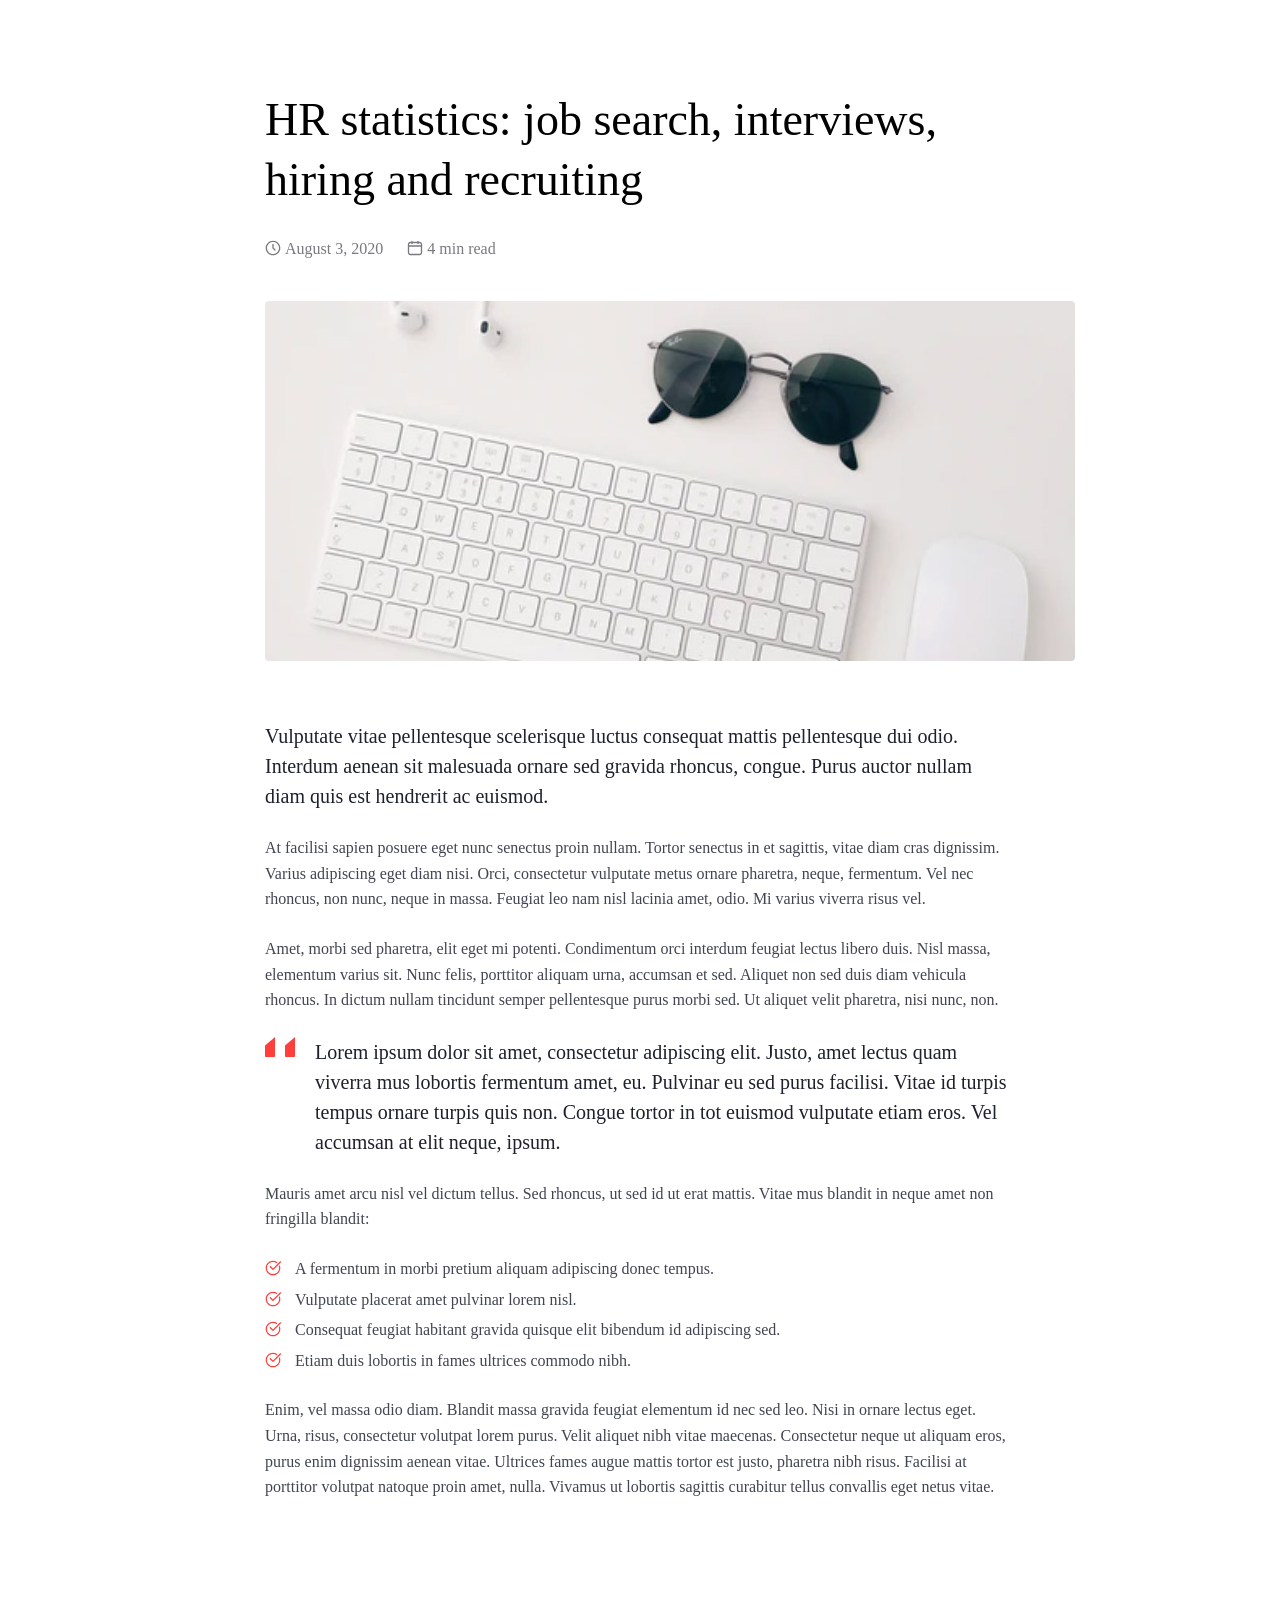
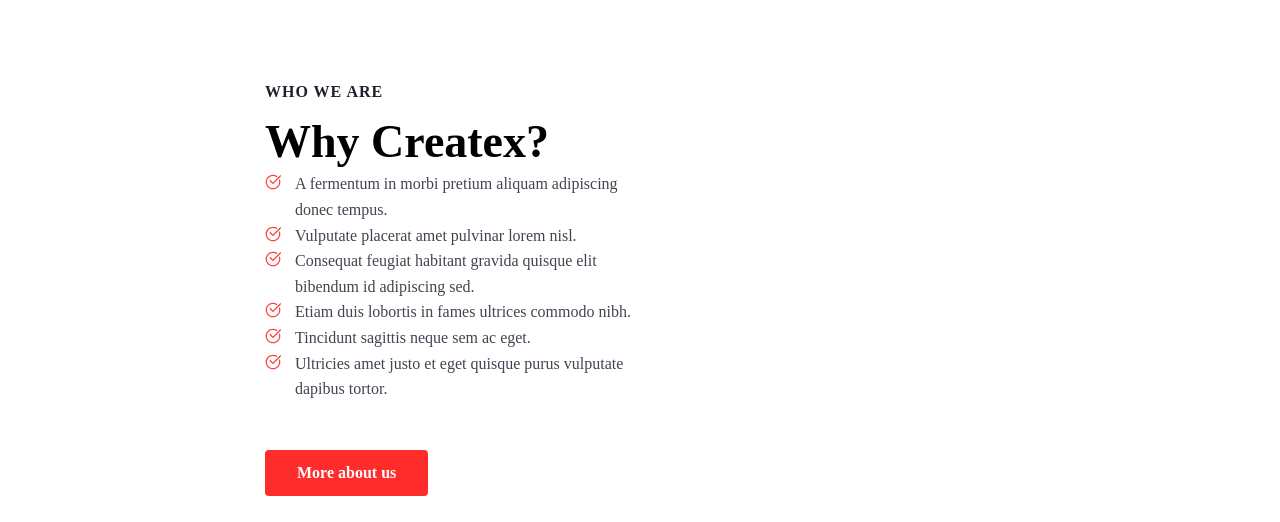
<file: index.html>
<!DOCTYPE html>
<html lang="ru">
	<head>
		<meta charset="UTF-8">
		<meta http-equiv="X-UA-Compatible" content="IE=edge">
		<meta name="viewport" content="width=device-width, initial-scale=1.0">
		<link rel="stylesheet" href="css/style.css">
		<title>Lesson 7</title>
	</head>
	<body>
		<div class="wrapper">
			<header></header>
			<main>
				<div class="statistics__job">
					<div class="job__container container">
						<h1 class="job__title">HR statistics: job search,  interviews, hiring and recruiting</h1>
						<div class="job__text-top">
							<p><span class="right">August 3, 2020</span> <span class="left">4 min read</span></p>
						</div>
						<div class="job__image"><img src="img/image.svg" alt=""></div>
						<div class="job__text-middle">
							<p class="thick__text">Vulputate vitae pellentesque scelerisque luctus consequat mattis pellentesque dui odio. Interdum aenean sit malesuada ornare sed gravida rhoncus, congue. Purus auctor nullam diam quis est hendrerit ac euismod.
							 </p>
							<p>At facilisi sapien posuere eget nunc senectus proin nullam. Tortor senectus in et sagittis, vitae diam cras dignissim. Varius adipiscing eget diam nisi. Orci, consectetur vulputate metus ornare pharetra, neque, fermentum. Vel nec rhoncus, non nunc, neque in massa. Feugiat leo nam nisl lacinia amet, odio. Mi varius viverra risus vel.</p>
							<p>Amet, morbi sed pharetra, elit eget mi potenti. Condimentum orci interdum feugiat lectus libero duis. Nisl massa, elementum varius sit. Nunc felis, porttitor aliquam urna, accumsan et sed. Aliquet non sed duis diam vehicula rhoncus. In dictum nullam tincidunt semper pellentesque purus morbi sed. Ut aliquet velit pharetra, nisi nunc, non.</p>
							<p
							class="thick__text-bg">Lorem ipsum dolor sit amet, consectetur adipiscing elit. Justo, amet lectus quam viverra mus lobortis fermentum amet, eu. Pulvinar eu sed purus  facilisi. Vitae id turpis tempus ornare turpis quis non. Congue tortor in tot euismod vulputate etiam eros. Vel accumsan at elit neque, ipsum.</p>
							<p>Mauris amet arcu nisl vel dictum tellus. Sed rhoncus, ut sed id ut erat mattis. Vitae mus blandit in neque amet non fringilla blandit:</p>
						</div>
						<ul class="job__menu">
							<li class="menu">A fermentum in morbi pretium aliquam adipiscing donec tempus.</li>
							<li class="menu">Vulputate placerat amet pulvinar lorem nisl.</li>
							<li class="menu">Consequat feugiat habitant gravida quisque elit bibendum id adipiscing sed.</li>
							<li class="menu">Etiam duis lobortis in fames ultrices commodo nibh.</li>
						</ul>
						<div class="job__text-buttom">
							<p>Enim, vel massa odio diam. Blandit massa gravida feugiat elementum id nec sed leo. Nisi in ornare lectus eget. Urna, risus, consectetur volutpat lorem purus. Velit aliquet nibh vitae maecenas. Consectetur neque ut aliquam eros, purus enim dignissim aenean vitae. Ultrices fames augue mattis tortor est justo, pharetra nibh risus. Facilisi at porttitor volutpat natoque proin amet, nulla. Vivamus ut lobortis sagittis curabitur tellus convallis eget netus vitae.</p>
						</div>
					</div>
				</div>
				<div class="why__createx">
					<div class="why__container container">
						<div class="why__body">
					 <div class="why__text-top">Who we are</div>
					 <h2 class="why__title">Why Createx?</h2>
					 <ul class="why__menu">
						 <li class="menu">A fermentum in morbi pretium aliquam adipiscing donec tempus.</li>
						 <li class="menu">Vulputate placerat amet pulvinar lorem nisl.</li>
						 <li class="menu">Consequat feugiat habitant gravida quisque elit bibendum id adipiscing sed.</li>
						 <li class="menu">Etiam duis lobortis in fames ultrices commodo nibh.</li>
						 <li class="menu">Tincidunt sagittis neque sem ac eget.</li>
						 <li class="menu">Ultricies amet justo et eget quisque purus vulputate dapibus tortor.</li>
					 </ul>
					</div>
					<div class="why__btn">
						<a class="buttom" href="#">More about us</a>
					</div>
					</div>
				</div>
			</main>
			<footer></footer>
		</div>
	</body>
</html>
</file>
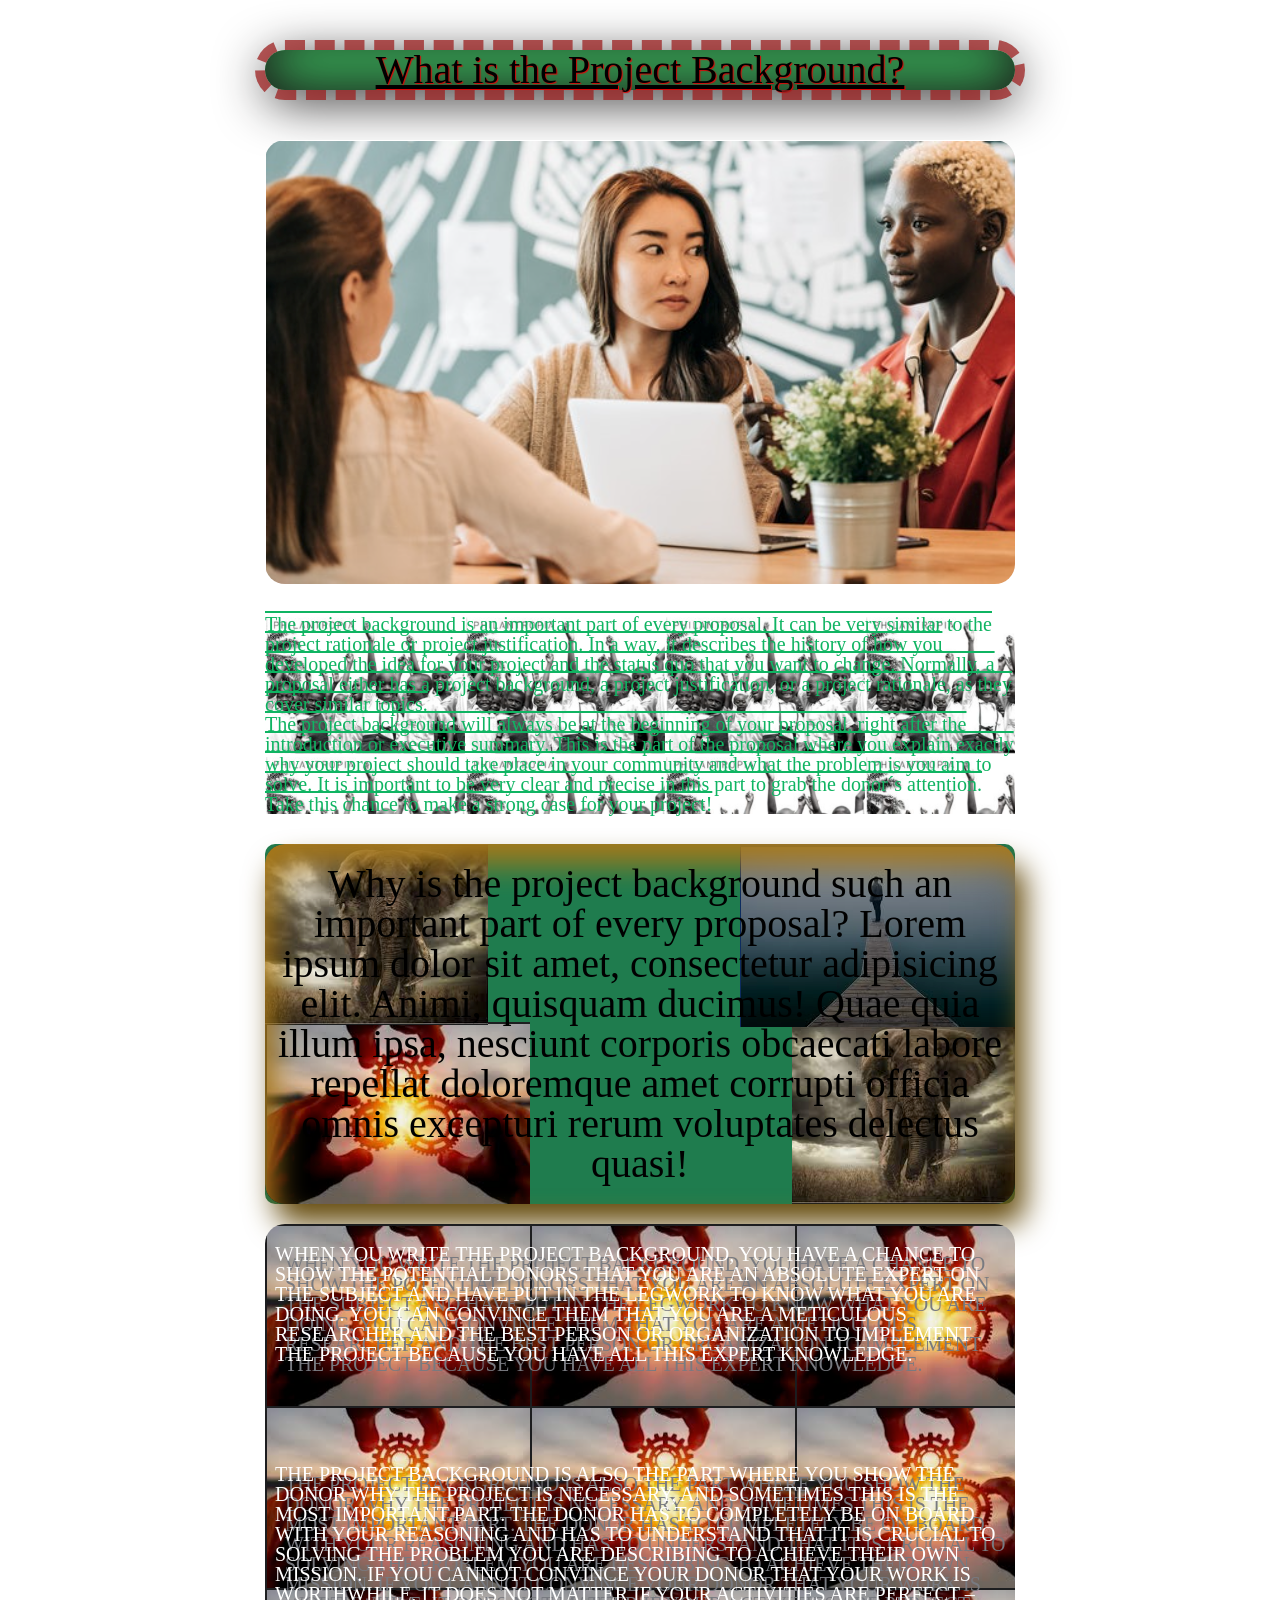
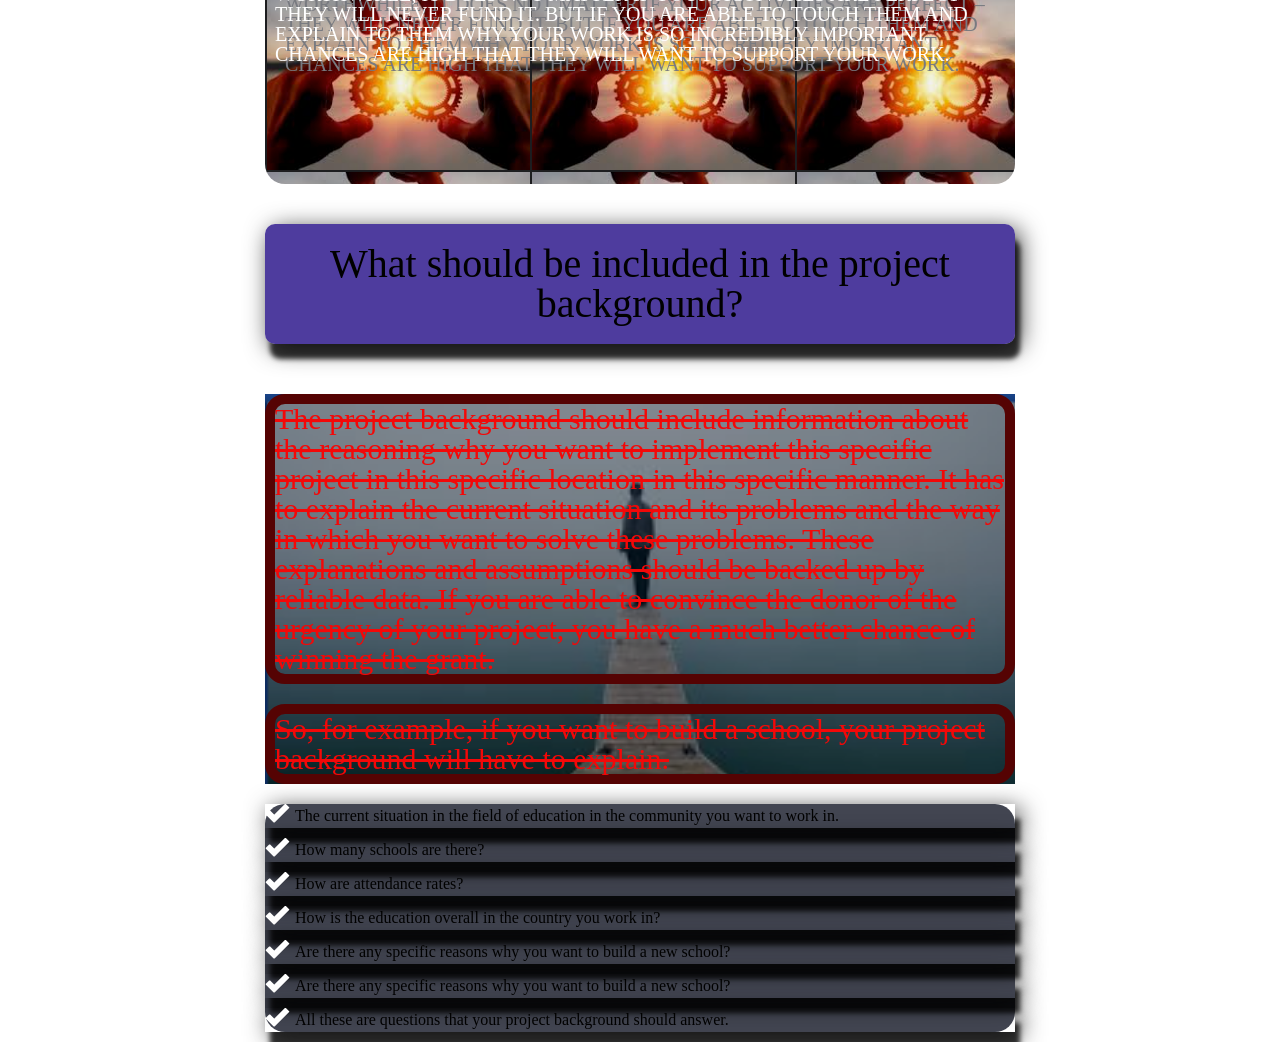
<file: index_2.html>
<!DOCTYPE html>
<html lang="ru">
	<head>
		<meta charset="UTF-8">
		<meta http-equiv="X-UA-Compatible" content="IE=edge">
		<meta name="viewport" content="width=device-width, initial-scale=1.0">
		<link rel="stylesheet" href="css/style.css">
		<title>Lesson 7</title>
	</head>
	<body>
		<div class="wrapper">
			<header></header>
			<main>
				<div class="what__bg">
					<div class="what__container container">
						<h1 class="what__title title">What is the Project Background?</h1>
						<div class="what__image"><img src="img/what/Снимок экрана 2022-02-13 в 00.12.34.png" alt=""></div>
						<div class="what__text-top">
							<p>The project background is an important part of every proposal. It can be very similar to the project rationale or project justification. In a way, it describes the history of how you developed the idea for your project and the status quo that you want to change. Normally, a proposal either has a project background, a project justification, or a project rationale, as they cover similar topics.
                     </p>
							<p>The project background will always be at the beginning of your proposal, right after the introduction or executive summary. This is the part of the proposal where you explain exactly why your project should take place in your community and what the problem is you aim to solve. It is important to be very clear and precise in this part to grab the donor´s attention. Take this chance to make a strong case for your project!
                     </p>                
						</div>
						<div class="wath__is">
					    <h2 class="is__title title">Why is the project background such an important part of every proposal?
							 Lorem ipsum dolor sit amet, consectetur adipisicing elit. Animi, quisquam ducimus! Quae quia illum ipsa, nesciunt corporis obcaecati labore repellat doloremque amet corrupti officia omnis excepturi rerum voluptates delectus quasi! </h2>	
               </div>
					<div class="is__text-plain">
						<p>When you write the project background, you have a chance to show the potential donors that you are an absolute expert on the subject and have put in the legwork to know what you are doing. You can convince them that you are a meticulous researcher and the best person or organization to implement the project because you have all this expert knowledge.  
                  </p>
						<p>The project background is also the part where you show the donor why the project is necessary, and sometimes this is the most important part. The donor has to completely be on board with your reasoning and has to understand that it is crucial to solving the problem you are describing to achieve their own mission. If you cannot convince your donor that your work is worthwhile, it does not matter if your activities are perfect – they will never fund it. But if you are able to touch them and explain to them why your work is so incredibly important, chances are high that they will want to support your work.
                  </p>
					</div>
					<div class="what__should">
						<h2 class="should__title title">What should be included in the project background?</h2>     
						<div class="should__text-buttom">
							<p>The project background should include information about the reasoning why you want to implement this specific project in this specific location in this specific manner. It has to explain the current situation and its problems and the way in which you want to solve these problems. These explanations and assumptions should be backed up by reliable data. If you are able to convince the donor of the urgency of your project, you have a much better chance of winning the grant.
	                  </p>
							<p>So, for example, if you want to build a school, your project background will have to explain.
	                  </p>
						</div>
						<ul class="should__menu">
							<li class="list">The current situation in the field of education in the community you want to work in.
                     </li>
							<li class="list">How many schools are there?
                     </li>
							<li class="list">How are attendance rates?
                     </li>
							<li class="list">How is the education overall in the country you work in?
                     </li>
							<li class="list">Are there any specific reasons why you want to build a new school?
                     </li>
							<li class="list">Are there any specific reasons why you want to build a new school?
                     </li>
							<li class="list">All these are questions that your project background should answer.
                     </li>
						</ul>
					</div>
					</div>
				</div>
			</main>
			<footer></footer>
		</div>
	</body>
</html>
</file>
<file: css/style.css>
/* &display=swap */
@import "null.css";
@import "null.css";@import url(https://fonts.googleapis.com/css?family=Lato:400,700,900&display=swap);
/* ==================wrapper============================= */
.wrapper {
	min-height: 100%;
	overflow: hidden;
}
/* ==================statistics__job========================= */
.statistics__job {
	padding-top: 90px;
}
.job__container {}
.container {
	max-width: 780px;
	margin: 0px auto;
	padding: 0px 15px;
}
.job__title {
	font-size: 46px;
	line-height: 130%;
}
.job__text-top {
	padding: 26px 0px 40px 0px;
  display: inline-block;
  font-size: 16px;
  line-height: 160%;
  color: #787A80;
}
.right {
	background: url("../img/1/Union.svg") left top/ auto no-repeat;
	padding: 0px 0px 0px 20px;
}
.left {
	background: url("../img/1/Calendar.svg") left top/auto no-repeat;
	padding-left: 20px;
	margin-left: 20px;
}
.job__image {
	margin: 0px 0px 60px 0px;
}
.job__text-middle {
	font-size: 16px;
	line-height: 160%;
	color: #424551;
}
.job__text-middle p {
  margin-bottom: 24px;
}
.thick__text {
	font-size: 20px;
	line-height: 150%;
	color: #1E212C;
}
.thick__text-bg {
	font-size: 20px;
	line-height: 150%;
	color: #1E212C;
	background: url('../img/1/Quotation/Rectangle 268.svg') 0 0 /auto no-repeat,url('../img/1/Quotation/Rectangle 268.svg') 20px 0 no-repeat;
	padding: 0px 0px 0px 50px;
}
.job__menu {
  font-size: 16px;
  line-height: 160%;
  color: #424551;
}
.job__menu li {
  background: url("../img/1/Vector 111.svg") 0 4px /16px no-repeat;
  min-height: 16px;
  padding: 0px 0px 0px 30px;
  margin: 0px 0px 5px 0px;
}
.job__text-buttom {
	margin: 24px 0px 0px 0px;
	color: #424551;
	line-height: 160%;
}
/* =================why===================== */
.why__createx {
	padding: 180px 0px 0px 0px;
}
.why__container {
}
.why__body {
	max-width: 390px;
}
.why__text-top {
	margin: 0px 0px 8px 0px;
	letter-spacing: 1px;
	text-transform: uppercase;
	font-size: 16px;
	line-height: 150%;
	color: #1E212C;
	font-weight: 700;
}
.why__title {
	font-size: 46px;
	line-height: 130%;
   font-weight: 900;	
}
.why__menu {
	line-height: 160%;
	color: #424551;
	margin: 0px 0px 48px 0px;
}
.menu {
		background: url("../img/1/Vector\ 111.svg") 0 3px no-repeat;
		padding: 0px 0px 0px 30px;
}
.why__btn {
	margin: 0px 0px 26px 0px;
	border-radius: 4px;
	display: inline-block;
	font-weight: 700;
	padding: 15px 32px ;
	background-color: rgba(255, 0, 0, 0.829)	;
}
.buttom {
	color: #fff;
}
/* =================index_2==================== */
.wrapper {
	overflow: hidden;
	min-height: 100%;
}
.what__bg {
}
.what__container {
}
.container {}
.what__title {
	text-shadow: 1px 1px 1px rgb(218, 8, 8);
	margin: 50px 0px ;
	border-radius: 20px;
	background-color: #0ccc42c7;
	text-align: center;
	padding: px 0px;
	 box-shadow: 1px 10px 51px  rgb(26, 24, 24), inset 1px -10px 51px  rgb(26, 24, 24);
	 outline: 10px dashed rgba(156, 29, 29, 0.733);
	 text-decoration: underline;
}
.title {
	text-align: center;
	font-size: 40px;
}
.what__image {
	margin-bottom: 30px;
	overflow: hidden;
	border-radius: 20px;
}
.what__text-top {
	color: #0fb462;
   margin-bottom: 30px;
	background: url('../img/what/2.png') 0 0/ 200px auto;
	text-decoration: overline;
	font-size: 20px;
}
.wath__is {
	border-radius: 10px;
	background-color: #1f7c4e;
	
}
.is__title {
	background: url('../img/what/3.png') 0 0 no-repeat,url('../img/what/4.png') top right no-repeat,url('../img/what/5.png') bottom left no-repeat,url('../img/what/3.png') bottom right no-repeat;
	box-shadow: inset 10px 20px 30px rgb(168, 121, 26), 10px 20px 30px rgb(102, 76, 14);
	border-radius: 20px;
	margin: 0px 0px 20px 0px;
	overflow: auto;
	padding: 20px 0px;
}
.is__text-plain {
	margin-bottom: 40px;
	padding: 20px 0px;
	border-radius: 20px;
	font-size: 20px;
	background-color: #1E212C;
	color: #fff;
	background: url("../img/what/5.png");
	text-transform: uppercase;
	text-shadow: 10px 10px #787A80;
}
.is__text-plain p {
	padding: 0px 10px;
  margin-bottom: 100px;
}
.what__should {

}
.should__title {
	background-color: #1d0683c7;
	margin:0px 0px 50px 0px;
	border-radius: 10px;
	padding: 20px 0px;
  box-shadow:  5px 5px 25px rgba(3, 3, 3, 0.78), 5px 15px 5px #000000c7;
}
.should__text-buttom {
	background: url("../img/what/4.png") 0 0 / 100% no-repeat;
  font-size: 30px;
}
.should__text-buttom p {
	border-radius: 20px;
	color: rgb(243, 8, 8);
	margin-bottom: 20px;
	text-decoration: line-through;
	border: 10px solid rgb(85, 3, 3);
}
.should__menu {
	border-radius: 20px;
  background-color: #424551;
}
.should__menu li {
	padding: 0px 0px 0px 30px;
	margin: 0px 0px 10px 0px;
	line-height: 150%;
	background: url('../img/what/icon.png') left top/auto no-repeat;
	 box-shadow:  5px 5px 25px rgba(3, 3, 3, 0.78), 5px 15px 5px #000000c7;
}
.list {
  	
}
</file>
